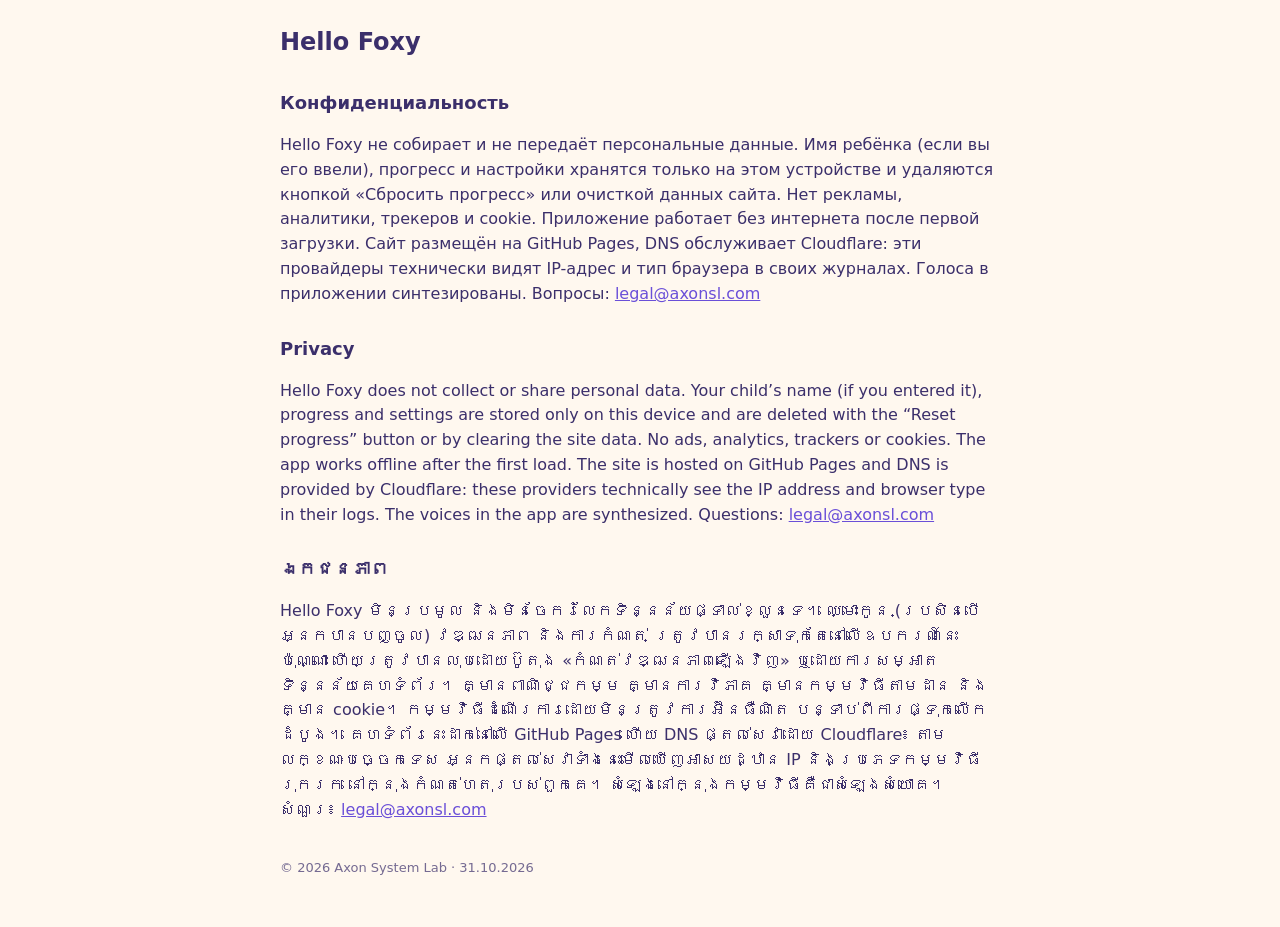
<file: privacy.html>
<!doctype html>
<html lang="ru"><head><meta charset="utf-8">
<meta http-equiv="Content-Security-Policy" content="default-src 'none'; style-src 'unsafe-inline'; img-src 'self'; base-uri 'none'; form-action 'none'">
<meta name="referrer" content="no-referrer"><meta name="viewport" content="width=device-width,initial-scale=1">
<meta name="robots" content="noindex">
<title>Hello Foxy: Конфиденциальность / Privacy / ឯកជនភាព</title>
<link rel="icon" href="icons/favicon-32.png">
<style>body{font:16px/1.55 system-ui,-apple-system,"Segoe UI",Roboto,"Noto Sans Khmer",sans-serif;max-width:720px;margin:0 auto;padding:24px 18px 48px;color:#3b2f6b;background:#fff8ef}h1{font-size:24px;margin:0 0 4px}h2{font-size:18px;margin:28px 0 6px}a{color:#6a4fd8}footer{margin-top:36px;font-size:13px;opacity:.7}</style>
</head><body>
<h1>Hello Foxy</h1>
<section lang="ru"><h2>Конфиденциальность</h2><p>Hello Foxy не собирает и не передаёт персональные данные. Имя ребёнка (если вы его ввели), прогресс и настройки хранятся только на этом устройстве и удаляются кнопкой «Сбросить прогресс» или очисткой данных сайта. Нет рекламы, аналитики, трекеров и cookie. Приложение работает без интернета после первой загрузки. Сайт размещён на GitHub Pages, DNS обслуживает Cloudflare: эти провайдеры технически видят IP-адрес и тип браузера в своих журналах. Голоса в приложении синтезированы. Вопросы: <a href="mailto:legal@axonsl.com">legal@axonsl.com</a></p></section>
<section lang="en"><h2>Privacy</h2><p>Hello Foxy does not collect or share personal data. Your child’s name (if you entered it), progress and settings are stored only on this device and are deleted with the “Reset progress” button or by clearing the site data. No ads, analytics, trackers or cookies. The app works offline after the first load. The site is hosted on GitHub Pages and DNS is provided by Cloudflare: these providers technically see the IP address and browser type in their logs. The voices in the app are synthesized. Questions: <a href="mailto:legal@axonsl.com">legal@axonsl.com</a></p></section>
<section lang="km"><h2>ឯកជនភាព</h2><p>Hello Foxy មិនប្រមូល និងមិនចែករំលែកទិន្នន័យផ្ទាល់ខ្លួនទេ។ ឈ្មោះកូន (ប្រសិនបើអ្នកបានបញ្ចូល) វឌ្ឍនភាព និងការកំណត់ ត្រូវបានរក្សាទុកតែនៅលើឧបករណ៍នេះប៉ុណ្ណោះ ហើយត្រូវបានលុបដោយប៊ូតុង «កំណត់វឌ្ឍនភាពឡើងវិញ» ឬដោយការសម្អាតទិន្នន័យគេហទំព័រ។ គ្មានពាណិជ្ជកម្ម គ្មានការវិភាគ គ្មានកម្មវិធីតាមដាន និងគ្មាន cookie។ កម្មវិធីដំណើរការដោយមិនត្រូវការអ៊ីនធឺណិត បន្ទាប់ពីការផ្ទុកលើកដំបូង។ គេហទំព័រនេះដាក់នៅលើ GitHub Pages ហើយ DNS ផ្តល់សេវាដោយ Cloudflare៖ តាមលក្ខណៈបច្ចេកទេស អ្នកផ្តល់សេវាទាំងនេះមើលឃើញអាសយដ្ឋាន IP និងប្រភេទកម្មវិធីរុករក នៅក្នុងកំណត់ហេតុរបស់ពួកគេ។ សំឡេងនៅក្នុងកម្មវិធីគឺជាសំឡេងសំយោគ។ សំណួរ៖ <a href="mailto:legal@axonsl.com">legal@axonsl.com</a></p></section>
<footer>© 2026 Axon System Lab · 31.10.2026</footer>
</body></html>
</file>
